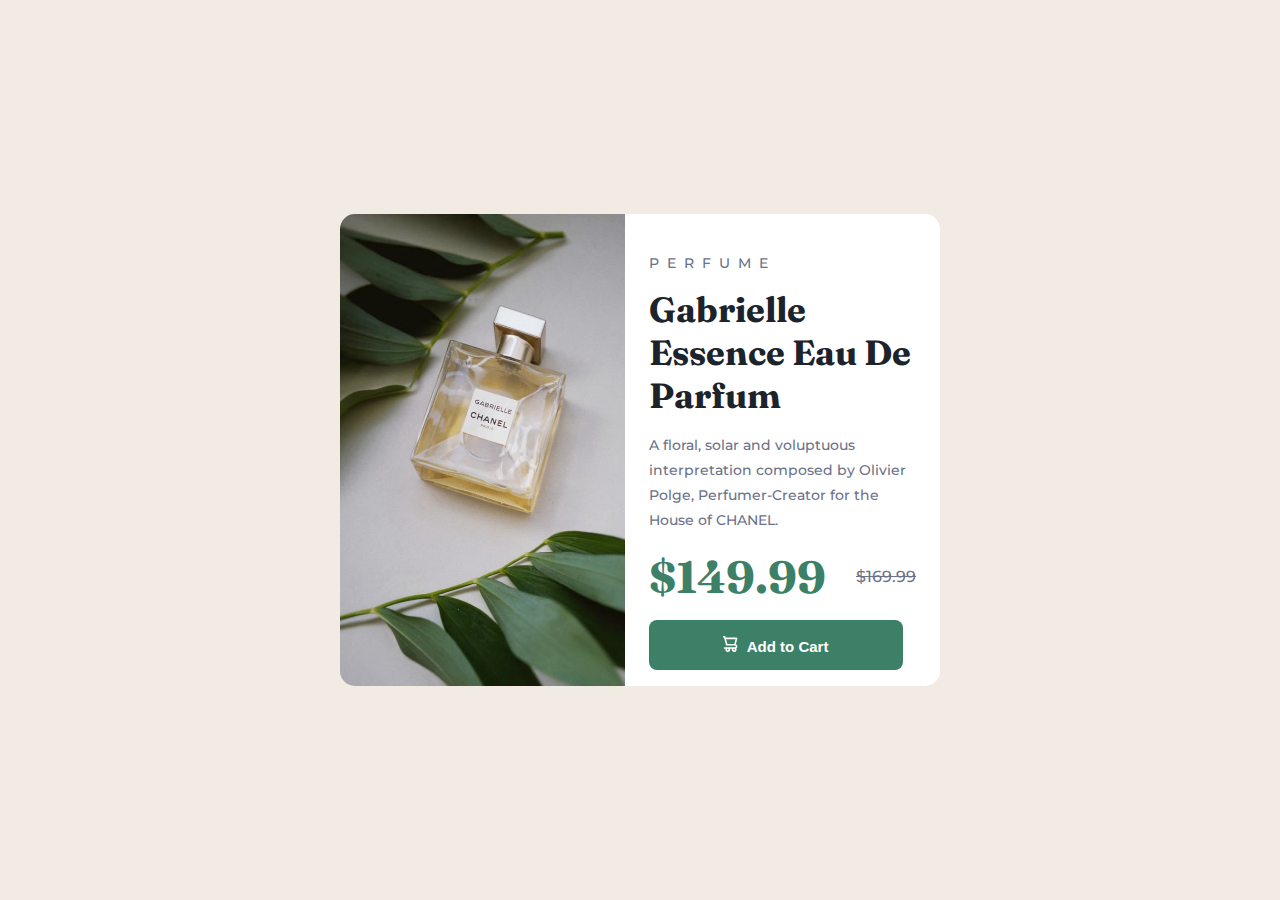
<file: index.html>
<!DOCTYPE html>
<html lang="en">
<head>
  <meta charset="UTF-8">
  <meta name="viewport" content="width=device-width, initial-scale=1.0"> 
<!--Links-->
  <link rel="icon" type="image/png" sizes="32x32" href="./images/favicon-32x32.png">
  <link rel="stylesheet" href="parfume.style.css">
  <link rel="preconnect" href="https://fonts.googleapis.com"> 

  <title>Product preview card component</title>
</head>
<body>
    <div class="container">
        <picture>
            <source media="(max-width:650px)" srcset="./images/image-product-mobile.jpg">
            <img style="margin: 0; padding: 0;"src="./images/image-product-desktop.jpg" alt="Gabrielle Parfum" style="width:auto;">
          </picture>
          <div class="cart">
            <p class="small-title">Perfume</p>
            <h1 class="name">Gabrielle Essence Eau De Parfum</h1>
            <p class="description">A floral, solar and voluptuous interpretation composed by Olivier Polge, Perfumer-Creator for the House of CHANEL.</p>
            <div class="price">
                <span class="new-price">$149.99</span>
                <span class="old-price">$169.99</span>
            </div>
            <button class="button"> <svg
            width="15"
            height="16"
            xmlns="http://www.w3.org/2000/svg">
            <path
              d="M14.383 10.388a2.397 2.397 0 0 0-1.518-2.222l1.494-5.593a.8.8 0 0 0-.144-.695.8.8 0 0 0-.631-.28H2.637L2.373.591A.8.8 0 0 0 1.598 0H0v1.598h.983l1.982 7.4a.8.8 0 0 0 .799.59h8.222a.8.8 0 0 1 0 1.599H1.598a.8.8 0 1 0 0 1.598h.943a2.397 2.397 0 1 0 4.507 0h1.885a2.397 2.397 0 1 0 4.331-.376 2.397 2.397 0 0 0 1.12-2.021ZM11.26 7.99H4.395L3.068 3.196h9.477L11.26 7.991Zm-6.465 6.392a.8.8 0 1 1 0-1.598.8.8 0 0 1 0 1.598Zm6.393 0a.8.8 0 1 1 0-1.598.8.8 0 0 1 0 1.598Z"
              fill="#FFF"/></svg>  Add to Cart</button>
        </div>
</body>
</html>
</file>
<file: parfume.style.css>
@import url('https://fonts.googleapis.com/css2?family=Fraunces:opsz,wght@9..144,700&family=Montserrat:wght@500;700&display=swap');

* {
    margin: 0;
    padding: 0;
    box-sizing: border-box;
}

body{
    display: flex;
    flex-direction: column;
    align-items: center;
    justify-content: center;
    min-height: calc(100vh - 0.1px);
    margin: 0 1.5rem;
    border-radius: 15px;
    font-size: 14px;
    font-family: "Montserrat", sans-serif;
    background-color: hsl(30, 38%, 92%);
   
}

.container{
    max-width:600px ;
}
img{
    border-radius: 15px 15px 0 0;
    max-width: 100%;
}


.cart{
        color: hsl(228, 12%, 48%);
        font-size: 14px;
        font-weight: 500;
        font-family:"Montserrat", sans-serif; 
       background-color:hsl(0, 0%, 100%);
     margin-top: -0.3rem;
     border-radius: 0 0 15px 15px;
     padding-left: 40px;
    }   
    

.small-title{
    font-size: 14px;
    text-transform: uppercase;
    color: hsl(228, 12%, 48%);
    letter-spacing: 8px;
    font-family: "Montserrat", sans-serif;
   padding-top: 1rem;
}

.name{
    color: hsl(212, 21%, 14%);
    font-weight: 700;
    font-size: 35px;
    font-family: "Fraunces", sans-serif;
    font-style: italic bold;
    padding-top: 1rem;
}

.description{
    line-height: 1.8;
    padding-top: 1rem;
}
.price{
    display:flex;
    align-items: center;
    padding-top: 1rem;
    gap: 30px;
}
.new-price{
    color: hsl(158, 36%, 37%);
    font-size: 45px;
    font-weight: 700;
    font-family: "Fraunces", sans-serif;

}
.old-price{
    text-decoration: line-through;
    color: hsl(228, 12%, 48%);
    font-size: medium;
}


.button{
    width: 95%;
     height: 50px;
     background-color: hsl(158, 36%, 37%);
     border-radius: 8px;
     border: none;
     font-weight: bold;
     text-align: center;
     font-size: 15px;
     color: hsl(0, 0%, 100%);
     cursor: pointer;
     margin-top: 1rem;
     margin-bottom: 1rem;
     
}
svg{
    margin-right: 5px;
}
.container .button:hover {
    background-color: hsl(158, 58%, 15%);
}


/* Desktop */

@media (min-width: 640px) {
    .container {
        display: grid;
        grid-template-columns: repeat(2, 1fr);
    }
    img{
        width: 100%;
        border-radius: 15px 0 0 15px;
        height: 100%;
    }

    .cart{
        border-radius: 0 15px 15px 0;
        margin-top:0;
        padding: 1.5rem 1.5rem 0;
    }
    
}
</file>
